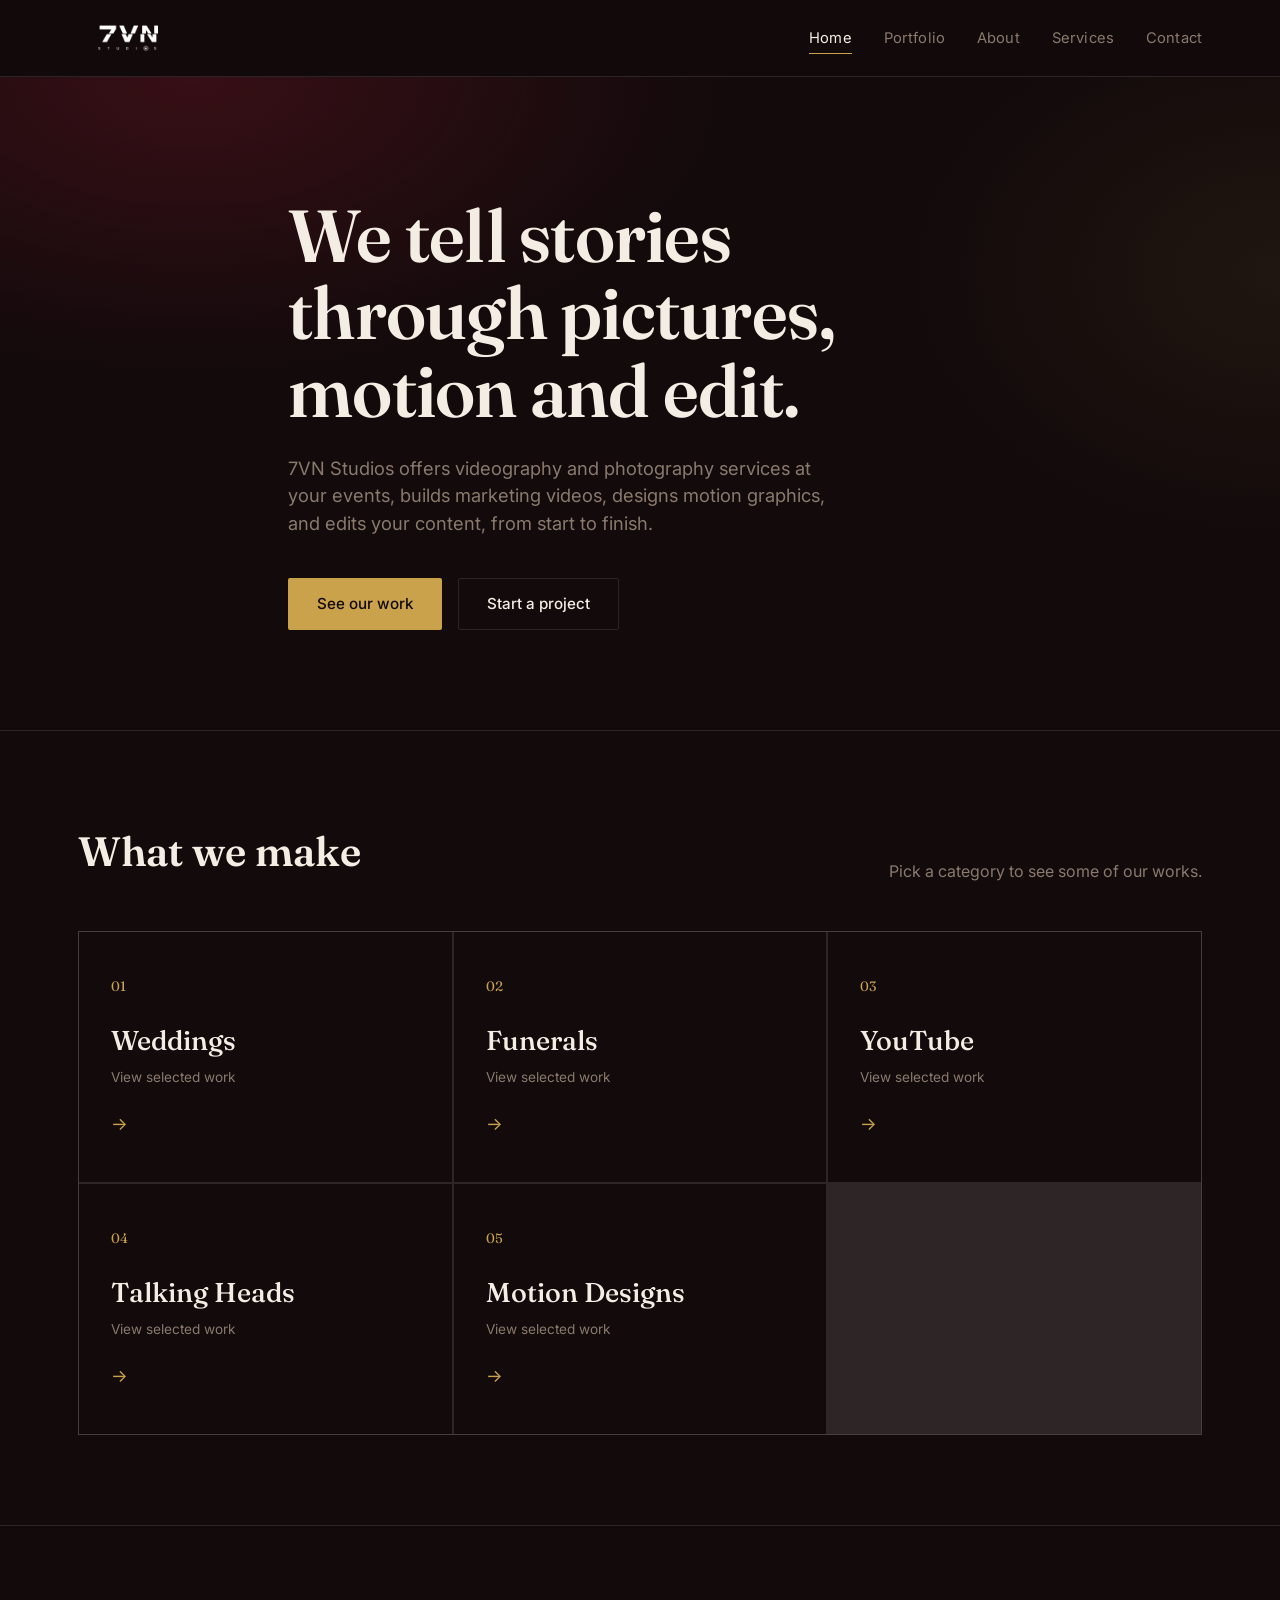
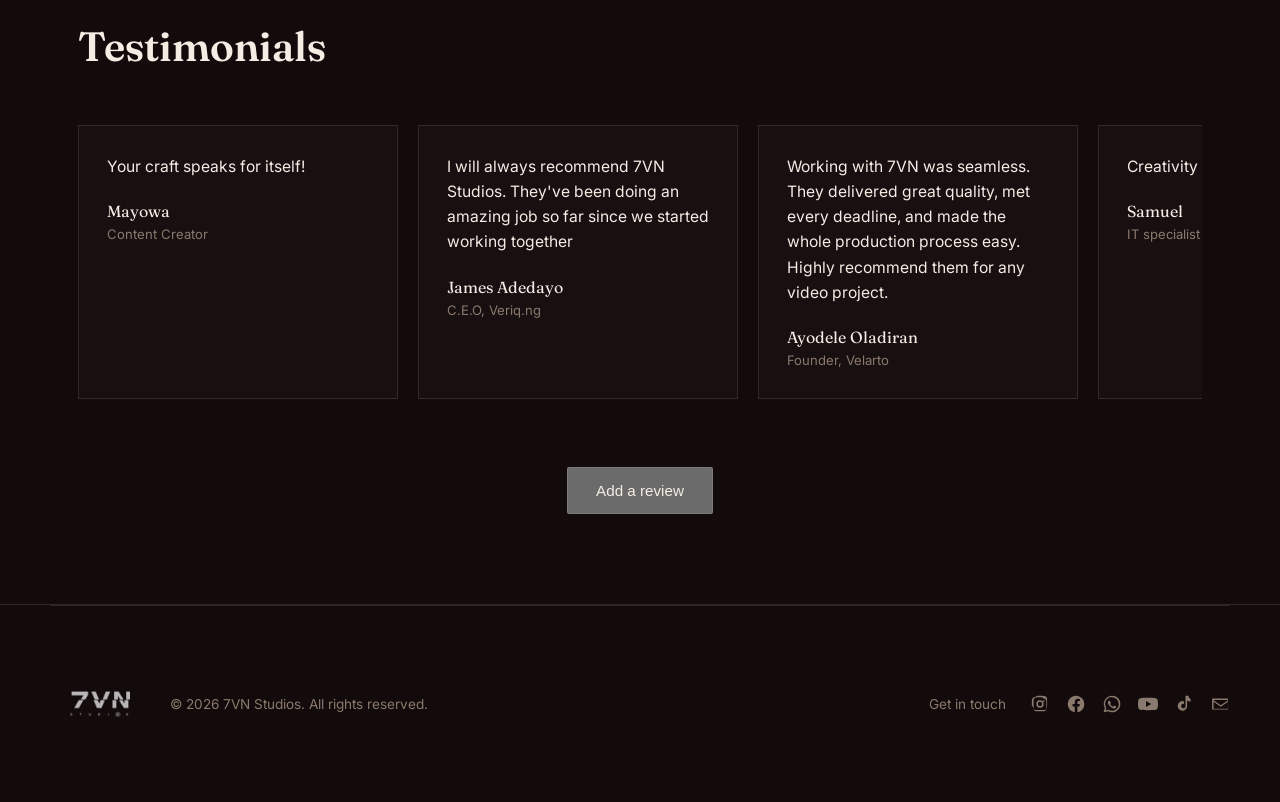
<file: index.html>
<!DOCTYPE html>
<html lang="en">
<head>
<meta charset="UTF-8">
<meta name="viewport" content="width=device-width, initial-scale=1.0">
<meta name="color-scheme" content="dark">
<title>7VN Studios | Film, Motion &amp; Brand Video</title>
<meta name="description" content="7VN Studios: event coverage, marketing videos, motion design and creator editing.">
<meta property="og:type" content="website">
<meta property="og:title" content="7VN Studios | Film, Motion & Brand Video">
<meta property="og:description" content="Event coverage, marketing videos, motion design and creator editing from 7VN Studios.">
<meta property="og:image" content="https://7vnstudios.com.ng/assets/og-image.png">
<meta property="og:url" content="https://7vnstudios.com.ng/">
<meta name="twitter:card" content="summary_large_image">
<meta name="twitter:title" content="7VN Studios | Film, Motion & Brand Video">
<meta name="twitter:description" content="Event coverage, marketing videos, motion design and creator editing from 7VN Studios.">
<meta name="twitter:image" content="https://7vnstudios.com.ng/assets/og-image.png">
<link rel="icon" type="image/png" sizes="32x32" href="/assets/favicon-32.png">
<link rel="icon" type="image/png" sizes="16x16" href="/assets/favicon-16.png">
<link rel="apple-touch-icon" sizes="180x180" href="/assets/favicon-180.png">
<link rel="shortcut icon" href="/assets/favicon.ico">
<link rel="stylesheet" href="/css/style.css">
</head>
<body data-page="/">

<header id="site-header" class="site-header"></header>

<main>
  <section class="hero">
    <div class="wrap hero-content">
      <h1>We tell stories through pictures, motion and edit.</h1>
      <p>7VN Studios offers videography and photography services at your events, builds marketing videos, designs motion graphics, and edits your content, from start to finish.</p>
      <div class="hero-actions">
        <a href="#work" class="btn btn-primary">See our work</a>
        <a href="/contact/" class="btn btn-outline">Start a project</a>
      </div>
    </div>
  </section>

  <section class="reel-section" id="work">
    <div class="wrap">
      <div class="section-head">
        <h2>What we make</h2>
        <p>Pick a category to see some of our works.</p>
      </div>
      <div class="category-grid" id="categoryGrid"></div>
    </div>
  </section>

  <section class="reel-section" id="reviews">
    <div class="wrap">
      <div class="section-head">
        <h2>Testimonials</h2>
      </div>
      <div class="reviews-row" id="reviewsRow"></div>
      <div class="more-cta">
        <button class="btn btn-outline" id="openReviewModal">Add a review</button>
      </div>
    </div>
  </section>
</main>

<div class="modal-overlay" id="reviewModalOverlay">
  <div class="modal-panel">
    <button class="modal-close" id="closeReviewModal" aria-label="Close">&times;</button>
    <h3 style="font-family:var(--serif); font-size:1.4rem; margin-bottom:20px;">Share your experience</h3>
    <div class="form-field">
      <label for="reviewName">Your name</label>
      <input id="reviewName" type="text">
    </div>
    <div class="form-field">
      <label for="reviewRole">Role or company (optional)</label>
      <input id="reviewRole" type="text">
    </div>
    <div class="form-field">
      <label for="reviewText">Your review</label>
      <textarea id="reviewText"></textarea>
    </div>
    <button class="btn btn-primary" id="submitReview" style="width:100%; justify-content:center;">Send review</button>
    <p class="status-msg" id="reviewSubmitStatus"></p>
    <p style="color:var(--muted); font-size:0.8rem; margin-top:14px;">We read every submission and publish the ones we feature on the site.</p>
  </div>
</div>

<footer id="site-footer"></footer>

<script src="/js/main.js"></script>
<script>
const REVIEWS_ENDPOINT = 'https://script.google.com/macros/s/AKfycbyD6hwncVlCxB-yXAJXrWZt1ozakaMKRij9JnCwiQBB2RL6yhJmyByYN_4_m5WQTzBX/exec';

function setStatus(el, msg, type) {
  el.textContent = msg;
  el.className = 'status-msg' + (type ? ' ' + type : '');
}

async function init() {
  const config = await loadJSON('/data/config.json');
  const grid = document.getElementById('categoryGrid');
  grid.innerHTML = config.categories.map((c, i) => `
    <a class="category-card${c.thumbnail ? ' has-thumb' : ''}" href="/work/?category=${c.slug}" ${c.thumbnail ? `style="--thumb-url: url('${c.thumbnail}');"` : ''}>
      <span class="num">0${i + 1}</span>
      <div>
        <h3>${c.name}</h3>
        <div class="count">View selected work</div>
        <div class="arrow">→</div>
      </div>
    </a>
  `).join('');
  initScrollReveal('.category-card');

  const reviews = await loadJSON('/data/reviews.json');
  const row = document.getElementById('reviewsRow');
  if (reviews.length === 0) {
    row.innerHTML = `<p style="color:var(--muted);">No reviews yet. Be the first to add one.</p>`;
  } else {
    row.innerHTML = reviews.map(r => `
      <div class="review-card">
        <p class="review-text">${r.text}</p>
        <div class="review-name">${r.name}</div>
        ${r.role ? `<div class="review-role">${r.role}</div>` : ''}
      </div>
    `).join('');
  }
  initScrollReveal('.review-card');

  const overlay = document.getElementById('reviewModalOverlay');
  const modalPanel = overlay.querySelector('.modal-panel');
  const mainEl = document.querySelector('main');
  const headerEl = document.getElementById('site-header');
  const footerEl = document.getElementById('site-footer');

  function openModal() {
    overlay.classList.add('open');
    document.body.style.overflow = 'hidden';
    // Prevent tabbing/clicking into the rest of the page while the modal is open.
    if (mainEl) mainEl.setAttribute('inert', '');
    if (headerEl) headerEl.setAttribute('inert', '');
    if (footerEl) footerEl.setAttribute('inert', '');
    document.getElementById('reviewName').focus();
  }

  function closeModal() {
    overlay.classList.remove('open');
    document.body.style.overflow = '';
    if (mainEl) mainEl.removeAttribute('inert');
    if (headerEl) headerEl.removeAttribute('inert');
    if (footerEl) footerEl.removeAttribute('inert');
    document.getElementById('openReviewModal').focus();
  }

  document.getElementById('openReviewModal').addEventListener('click', openModal);
  document.getElementById('closeReviewModal').addEventListener('click', closeModal);
  overlay.addEventListener('click', (e) => {
    if (e.target === overlay) closeModal();
  });
  document.addEventListener('keydown', (e) => {
    if (e.key === 'Escape' && overlay.classList.contains('open')) closeModal();
  });

  // Keep Tab focus cycling within the modal only, while it's open.
  modalPanel.addEventListener('keydown', (e) => {
    if (e.key !== 'Tab') return;
    const focusable = modalPanel.querySelectorAll('button, input, textarea, a[href]');
    const first = focusable[0];
    const last = focusable[focusable.length - 1];
    if (e.shiftKey && document.activeElement === first) {
      e.preventDefault();
      last.focus();
    } else if (!e.shiftKey && document.activeElement === last) {
      e.preventDefault();
      first.focus();
    }
  });

  document.getElementById('submitReview').addEventListener('click', async () => {
    const name = document.getElementById('reviewName').value.trim();
    const role = document.getElementById('reviewRole').value.trim();
    const text = document.getElementById('reviewText').value.trim();
    const status = document.getElementById('reviewSubmitStatus');
    if (!name || !text) {
      setStatus(status, 'Please add your name and a review before sending.', 'error');
      return;
    }

    setStatus(status, 'Sending…', '');
    try {
      const res = await fetch(REVIEWS_ENDPOINT, {
        method: 'POST',
        body: JSON.stringify({ action: 'submit', name, role, text }),
      });
      const data = await res.json();
      if (!data.ok) throw new Error(data.error || 'Something went wrong.');

      if (data.emailError) {
        setStatus(status, 'Review saved, but the email notification failed: ' + data.emailError, 'error');
      } else {
        setStatus(status, 'Thank you! Your review has been sent for approval.', 'success');
      }
      document.getElementById('reviewName').value = '';
      document.getElementById('reviewRole').value = '';
      document.getElementById('reviewText').value = '';
      if (!data.emailError) setTimeout(closeModal, 1800);
    } catch (e) {
      setStatus(status, 'Could not send right now. Please try again shortly.', 'error');
    }
  });
}
init();
</script>
</body>
</html>
</file>
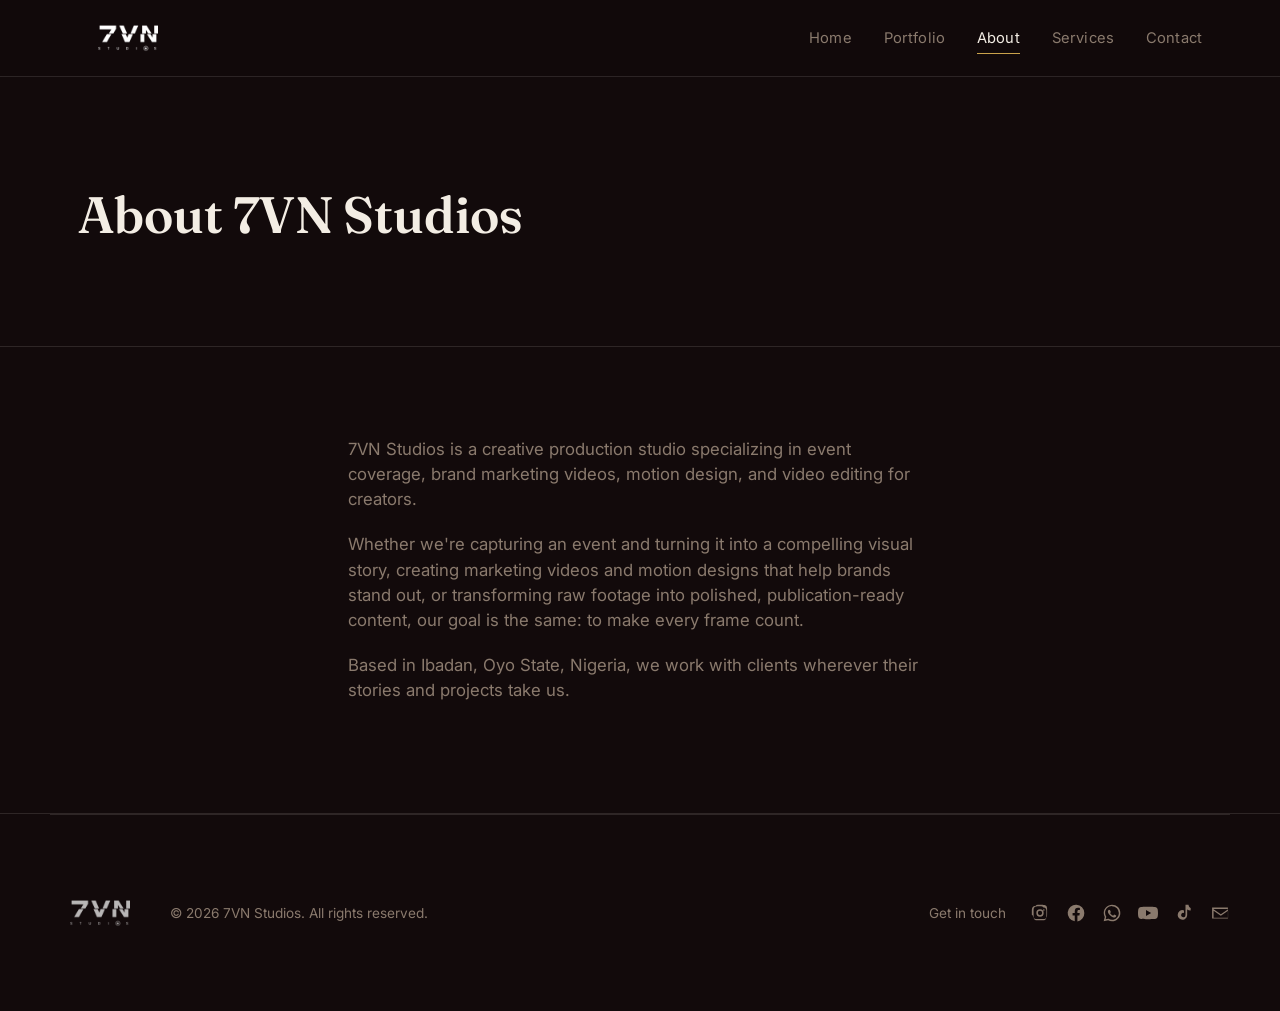
<file: about/index.html>
<!DOCTYPE html>
<html lang="en">
<head>
<meta charset="UTF-8">
<meta name="viewport" content="width=device-width, initial-scale=1.0">
<meta name="color-scheme" content="dark">
<title>About | 7VN Studios</title>
<meta property="og:type" content="website">
<meta property="og:title" content="About | 7VN Studios">
<meta property="og:description" content="Event coverage, marketing videos, motion design and creator editing from 7VN Studios.">
<meta property="og:image" content="https://7vnstudios.com.ng/assets/og-image.png">
<meta property="og:url" content="https://7vnstudios.com.ng/about/">
<meta name="twitter:card" content="summary_large_image">
<meta name="twitter:title" content="About | 7VN Studios">
<meta name="twitter:description" content="Event coverage, marketing videos, motion design and creator editing from 7VN Studios.">
<meta name="twitter:image" content="https://7vnstudios.com.ng/assets/og-image.png">
<link rel="icon" type="image/png" sizes="32x32" href="/assets/favicon-32.png">
<link rel="icon" type="image/png" sizes="16x16" href="/assets/favicon-16.png">
<link rel="apple-touch-icon" sizes="180x180" href="/assets/favicon-180.png">
<link rel="shortcut icon" href="/assets/favicon.ico">
<link rel="stylesheet" href="/css/style.css">
</head>
<body data-page="/about/">

<header id="site-header" class="site-header"></header>

<main>
  <section class="page-header">
    <div class="wrap">
      <h1 class="page-title">About 7VN Studios</h1>
    </div>
  </section>

  <section class="reel-section">
    <div class="wrap prose">
      <p>7VN Studios is a creative production studio specializing in event coverage, brand marketing videos, motion design, and video editing for creators.</p>
      <p>Whether we're capturing an event and turning it into a compelling visual story, creating marketing videos and motion designs that help brands stand out, or transforming raw footage into polished, publication-ready content, our goal is the same: to make every frame count.</p>
      <p>Based in Ibadan, Oyo State, Nigeria, we work with clients wherever their stories and projects take us.</p>
    </div>
  </section>
</main>

<footer id="site-footer"></footer>

<script src="/js/main.js"></script>
<script>
document.addEventListener('DOMContentLoaded', () => initScrollReveal('.prose p'));
</script>
</body>
</html>
</file>
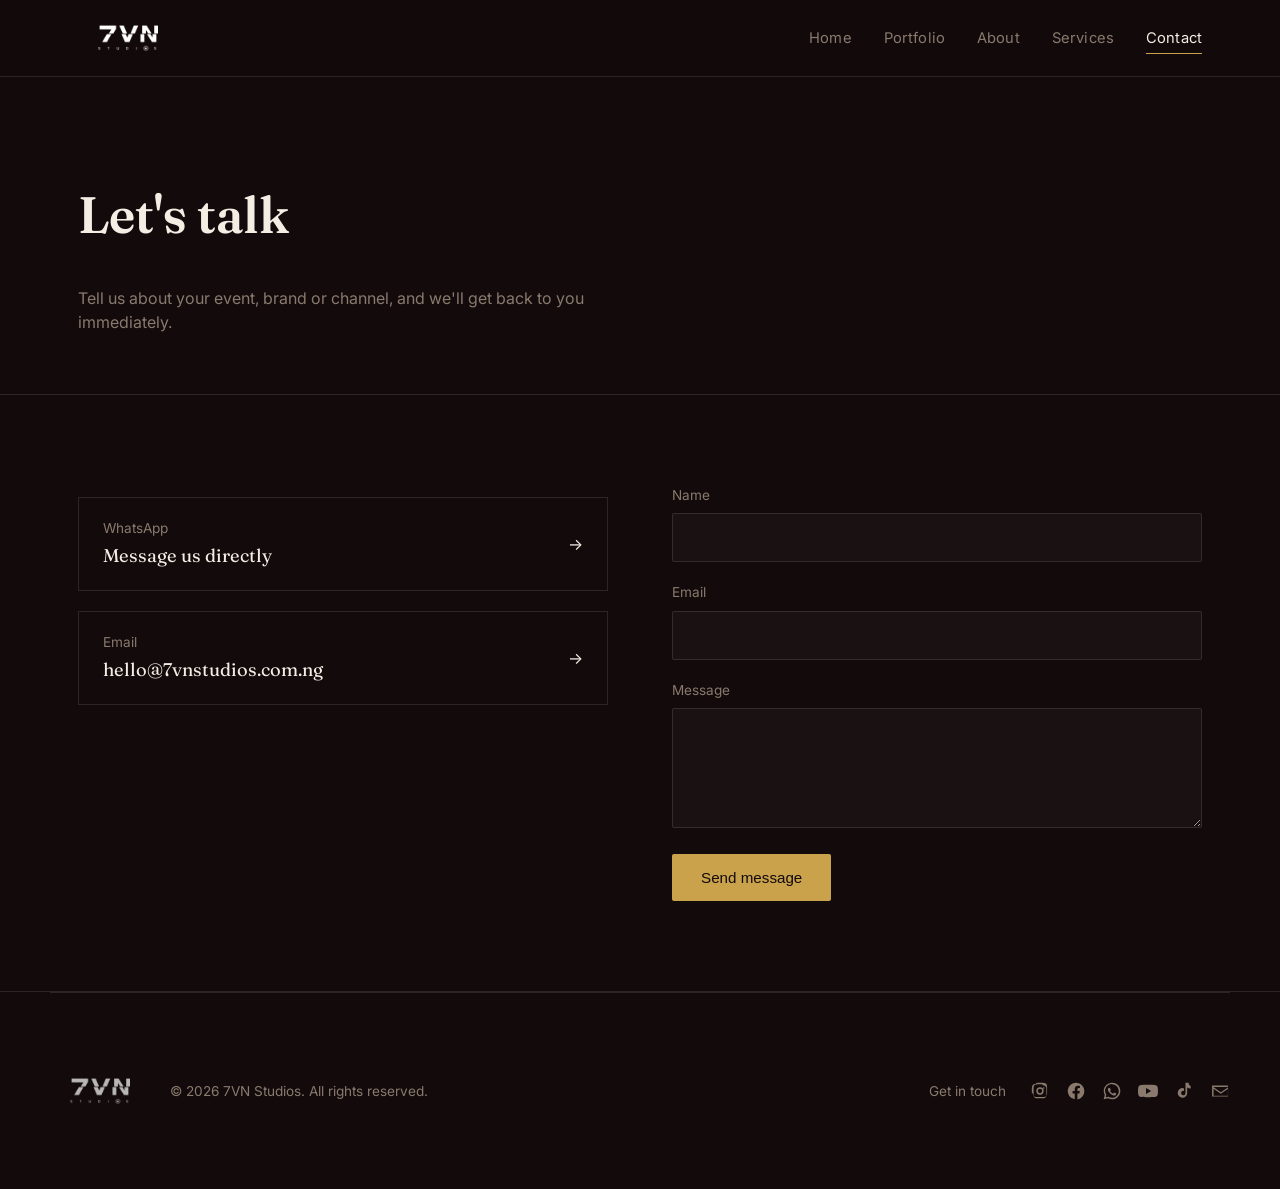
<file: contact/index.html>
<!DOCTYPE html>
<html lang="en">
<head>
<meta charset="UTF-8">
<meta name="viewport" content="width=device-width, initial-scale=1.0">
<meta name="color-scheme" content="dark">
<title>Contact | 7VN Studios</title>
<meta property="og:type" content="website">
<meta property="og:title" content="Contact | 7VN Studios">
<meta property="og:description" content="Get in touch with 7VN Studios for your next event, brand video or edit.">
<meta property="og:image" content="https://7vnstudios.com.ng/assets/og-image.png">
<meta property="og:url" content="https://7vnstudios.com.ng/contact/">
<meta name="twitter:card" content="summary_large_image">
<meta name="twitter:title" content="Contact | 7VN Studios">
<meta name="twitter:description" content="Get in touch with 7VN Studios for your next event, brand video or edit.">
<meta name="twitter:image" content="https://7vnstudios.com.ng/assets/og-image.png">
<link rel="icon" type="image/png" sizes="32x32" href="/assets/favicon-32.png">
<link rel="icon" type="image/png" sizes="16x16" href="/assets/favicon-16.png">
<link rel="apple-touch-icon" sizes="180x180" href="/assets/favicon-180.png">
<link rel="shortcut icon" href="/assets/favicon.ico">
<link rel="stylesheet" href="/css/style.css">
</head>
<body data-page="/contact/">

<header id="site-header" class="site-header"></header>

<main>
  <section class="page-header">
    <div class="wrap">
      <h1 class="page-title">Let's talk</h1>
      <p style="color:var(--muted); max-width:520px;">Tell us about your event, brand or channel, and we'll get back to you immediately.</p>
    </div>
  </section>

  <section class="reel-section">
    <div class="wrap contact-grid">
      <div>
        <div class="contact-methods" id="contactMethods"></div>
      </div>

      <form id="contactForm">
        <div class="form-field">
          <label for="name">Name</label>
          <input id="name" name="name" type="text" required>
        </div>
        <div class="form-field">
          <label for="email">Email</label>
          <input id="email" name="email" type="email" required>
        </div>
        <div class="form-field">
          <label for="message">Message</label>
          <textarea id="message" name="message" required></textarea>
        </div>
        <button type="submit" class="btn btn-primary">Send message</button>
      </form>
    </div>
  </section>
</main>

<footer id="site-footer"></footer>

<script src="/js/main.js"></script>
<script>
async function init() {
  const config = await loadJSON('/data/config.json');
  document.getElementById('contactMethods').innerHTML = `
    <a class="contact-method" href="${config.contact.whatsapp}" target="_blank" rel="noopener">
      <div>
        <div class="label">WhatsApp</div>
        <div class="value">Message us directly</div>
      </div>
      <span>→</span>
    </a>
    <a class="contact-method" href="mailto:${config.contact.email}">
      <div>
        <div class="label">Email</div>
        <div class="value">${config.contact.email}</div>
      </div>
      <span>→</span>
    </a>
  `;
  initScrollReveal('.contact-method');
  initScrollReveal('.form-field');

  document.getElementById('contactForm').addEventListener('submit', (e) => {
    e.preventDefault();
    const name = document.getElementById('name').value;
    const email = document.getElementById('email').value;
    const message = document.getElementById('message').value;
    const subject = encodeURIComponent(`New enquiry from ${name}`);
    const body = encodeURIComponent(`${message}\n\nFrom: ${name} (${email})`);
    window.location.href = `mailto:${config.contact.email}?subject=${subject}&body=${body}`;
  });
}
init();
</script>
</body>
</html>
</file>
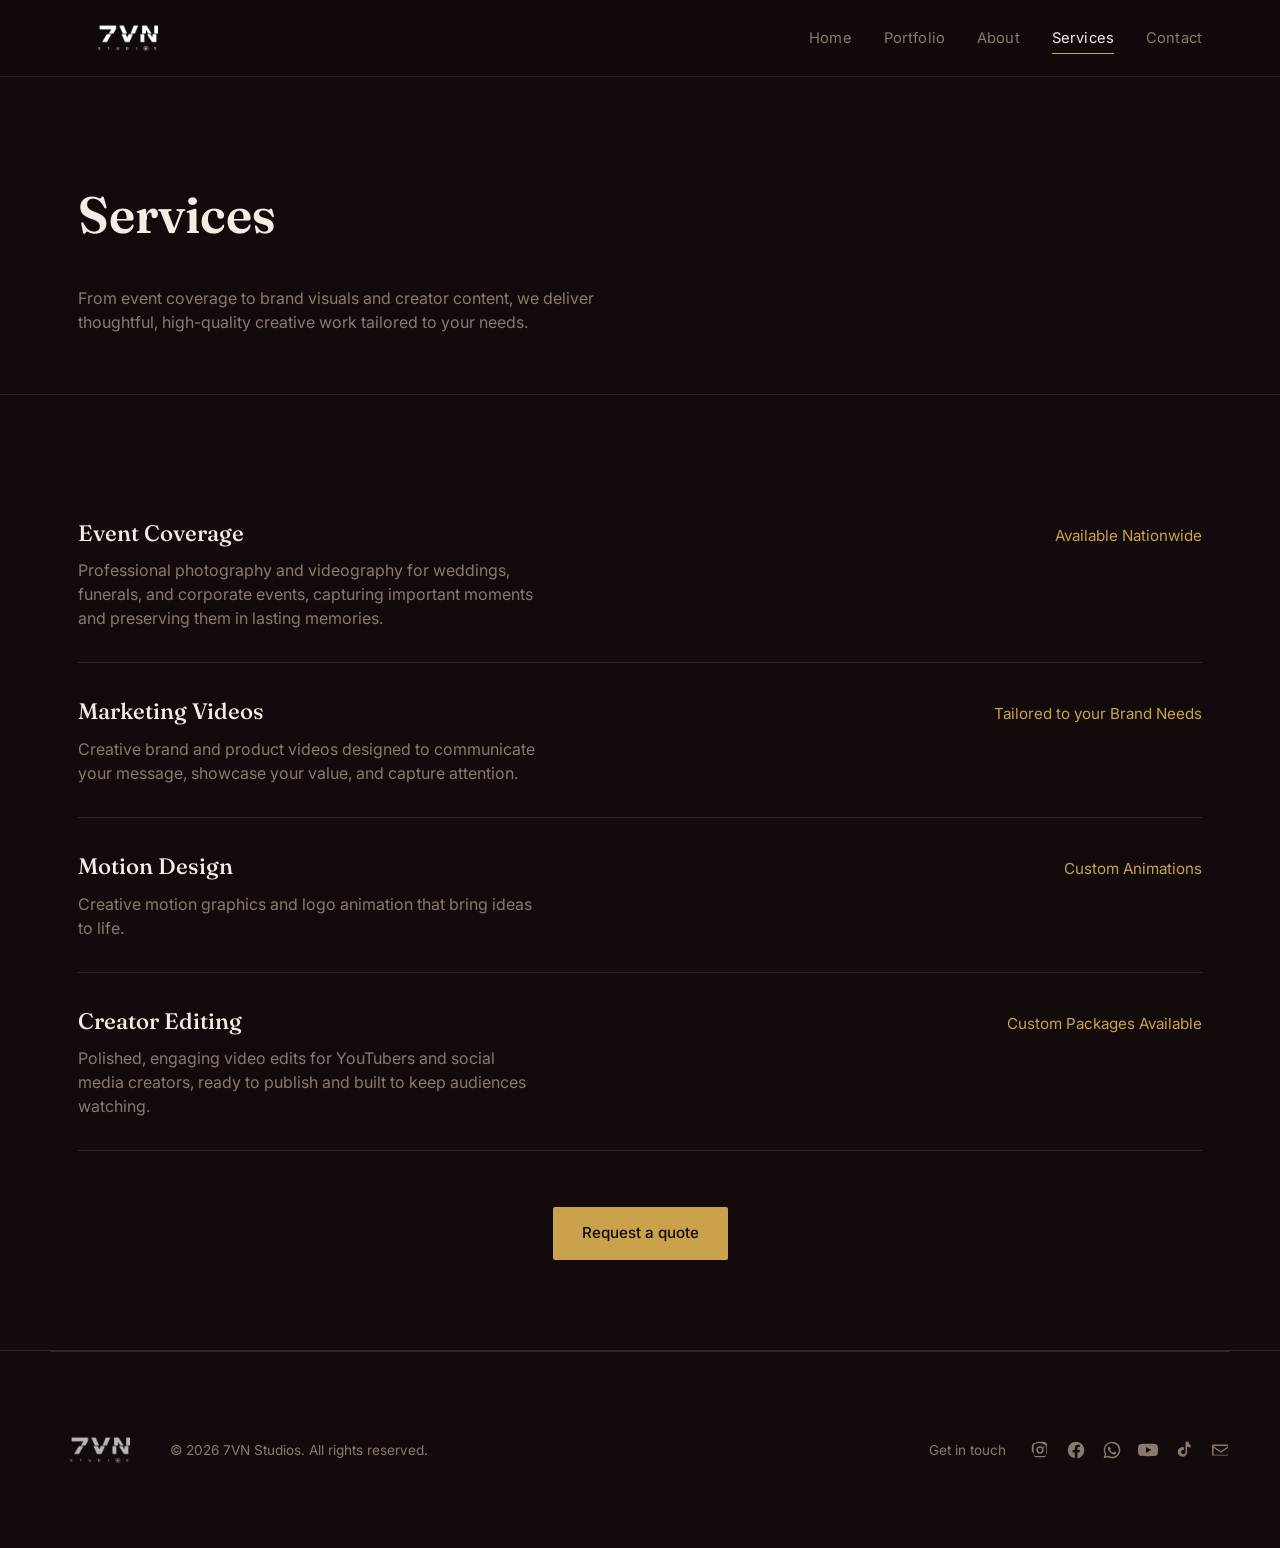
<file: services/index.html>
<!DOCTYPE html>
<html lang="en">
<head>
<meta charset="UTF-8">
<meta name="viewport" content="width=device-width, initial-scale=1.0">
<meta name="color-scheme" content="dark">
<title>Services | 7VN Studios</title>
<meta property="og:type" content="website">
<meta property="og:title" content="Services | 7VN Studios">
<meta property="og:description" content="Event coverage, marketing videos, motion design and creator editing from 7VN Studios.">
<meta property="og:image" content="https://7vnstudios.com.ng/assets/og-image.png">
<meta property="og:url" content="https://7vnstudios.com.ng/services/">
<meta name="twitter:card" content="summary_large_image">
<meta name="twitter:title" content="Services | 7VN Studios">
<meta name="twitter:description" content="Event coverage, marketing videos, motion design and creator editing from 7VN Studios.">
<meta name="twitter:image" content="https://7vnstudios.com.ng/assets/og-image.png">
<link rel="icon" type="image/png" sizes="32x32" href="/assets/favicon-32.png">
<link rel="icon" type="image/png" sizes="16x16" href="/assets/favicon-16.png">
<link rel="apple-touch-icon" sizes="180x180" href="/assets/favicon-180.png">
<link rel="shortcut icon" href="/assets/favicon.ico">
<link rel="stylesheet" href="/css/style.css">
</head>
<body data-page="/services/">

<header id="site-header" class="site-header"></header>

<main>
  <section class="page-header">
    <div class="wrap">
      <h1 class="page-title">Services</h1>
      <p style="color:var(--muted); max-width:520px;">From event coverage to brand visuals and creator content, we deliver thoughtful, high-quality creative work tailored to your needs.</p>
    </div>
  </section>

  <section class="reel-section">
    <div class="wrap">
      <div class="services-list" id="servicesList"></div>
      <div class="more-cta">
        <a href="/contact/" class="btn btn-primary">Request a quote</a>
      </div>
    </div>
  </section>
</main>

<footer id="site-footer"></footer>

<script src="/js/main.js"></script>
<script>
async function init() {
  const config = await loadJSON('/data/config.json');
  document.getElementById('servicesList').innerHTML = config.services.map(s => `
    <div class="service-row">
      <div>
        <h3>${s.name}</h3>
        <p>${s.description}</p>
      </div>
      <div class="price">${s.price}</div>
    </div>
  `).join('');
  initScrollReveal('.service-row');
}
init();
</script>
</body>
</html>
</file>
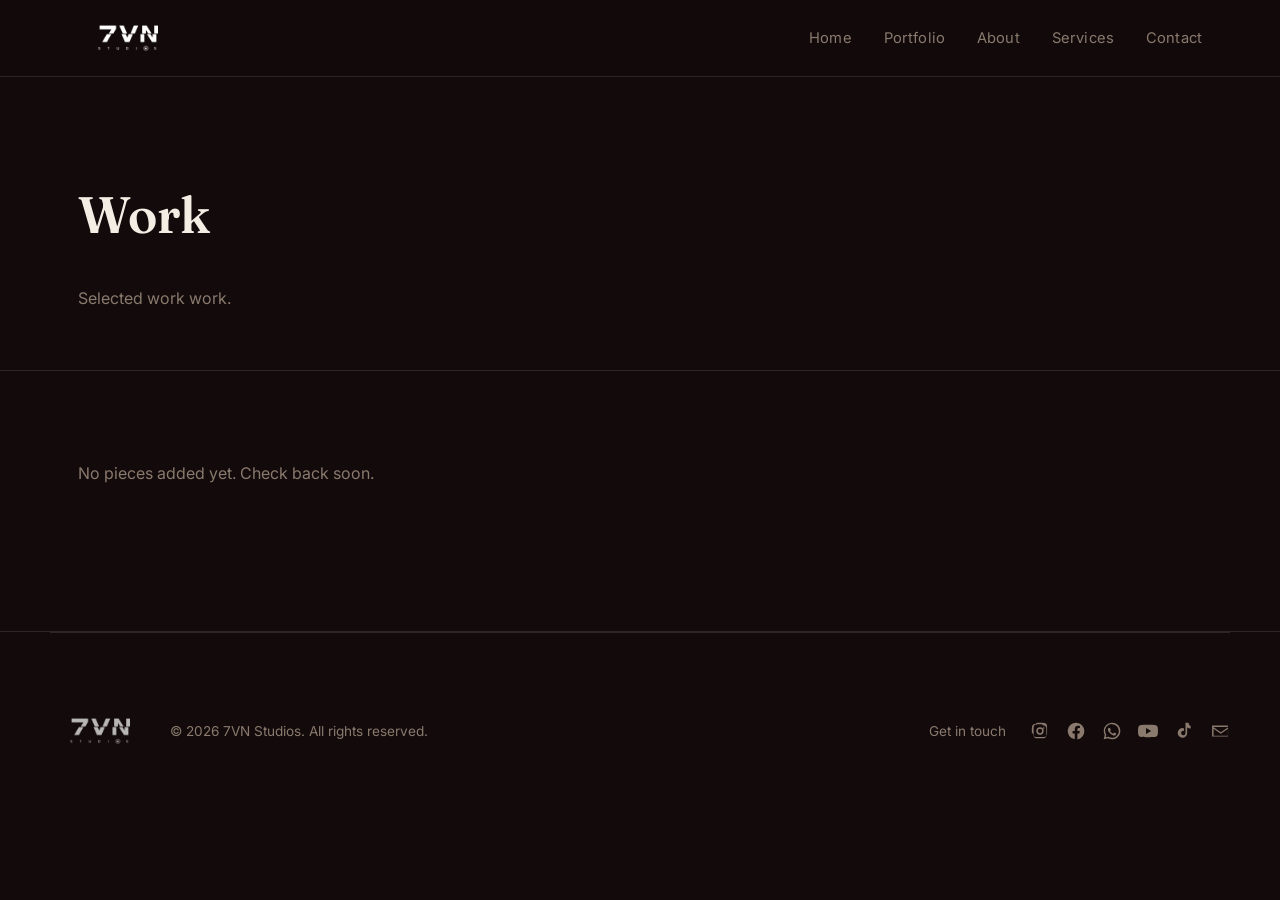
<file: work/index.html>
<!DOCTYPE html>
<html lang="en">
<head>
<meta charset="UTF-8">
<meta name="viewport" content="width=device-width, initial-scale=1.0">
<meta name="color-scheme" content="dark">
<title id="pageTitle">Work | 7VN Studios</title>
<meta property="og:type" content="website">
<meta property="og:title" content="Work | 7VN Studios">
<meta property="og:description" content="Selected work from 7VN Studios.">
<meta property="og:image" content="https://7vnstudios.com.ng/assets/og-image.png">
<meta property="og:url" content="https://7vnstudios.com.ng/work/">
<meta name="twitter:card" content="summary_large_image">
<meta name="twitter:title" content="Work | 7VN Studios">
<meta name="twitter:description" content="Selected work from 7VN Studios.">
<meta name="twitter:image" content="https://7vnstudios.com.ng/assets/og-image.png">
<link rel="icon" type="image/png" sizes="32x32" href="/assets/favicon-32.png">
<link rel="icon" type="image/png" sizes="16x16" href="/assets/favicon-16.png">
<link rel="apple-touch-icon" sizes="180x180" href="/assets/favicon-180.png">
<link rel="shortcut icon" href="/assets/favicon.ico">
<link rel="stylesheet" href="/css/style.css">
</head>
<body>

<header id="site-header" class="site-header"></header>

<main>
  <section class="page-header">
    <div class="wrap">
      <h1 class="page-title" id="categoryTitle">Work</h1>
      <p style="color:var(--muted);" id="categoryIntro"></p>
    </div>
  </section>

  <section class="reel-section">
    <div class="wrap">
      <div class="work-grid" id="workGrid"></div>
      <div class="more-cta" id="moreCta"></div>
    </div>
  </section>
</main>

<footer id="site-footer"></footer>

<script src="/js/main.js"></script>
<script>
async function init() {
  function getYouTubeId(url) {
    const m = url.match(/youtube\.com\/embed\/([a-zA-Z0-9_-]{6,})/);
    return m ? m[1] : null;
  }

  const params = new URLSearchParams(window.location.search);
  const slug = params.get('category') || '';

  const [config, works] = await Promise.all([
    loadJSON('/data/config.json'),
    loadJSON('/data/works.json'),
  ]);

  const cat = config.categories.find(c => c.slug === slug);
  const catName = cat ? cat.name : 'Work';

  document.title = `${catName} | 7VN Studios`;
  document.getElementById('categoryTitle').textContent = catName;
  document.getElementById('categoryIntro').textContent = `Selected ${catName.toLowerCase()} work.`;

  const items = works.filter(w => w.category === catName).slice(0, 5);
  const grid = document.getElementById('workGrid');

  if (items.length === 0) {
    grid.innerHTML = `<p style="color:var(--muted);">No pieces added yet. Check back soon.</p>`;
  } else {
    const thumbCache = {};

    function facadeInner(w, ytId) {
      const src = resolveAssetPath(w.thumbnail) || thumbCache[ytId] || (ytId ? `https://img.youtube.com/vi/${ytId}/hqdefault.jpg` : '');
      const trackAttr = (!w.thumbnail && ytId) ? `data-yt-id="${ytId}" class="yt-thumb-img"` : '';
      return `<img src="${src}" alt="${w.title}" loading="lazy" ${trackAttr}>
        <button class="play-btn" aria-label="Play ${w.title}">
          <svg viewBox="0 0 24 24" width="26" height="26" fill="currentColor"><path d="M8 5v14l11-7z"/></svg>
        </button>`;
    }

    function playerInner(url) {
      const sep = url.includes('?') ? '&' : '?';
      return `<iframe src="${url}${sep}autoplay=1&rel=0" title="Video" allow="autoplay; encrypted-media" allowfullscreen></iframe>`;
    }

    grid.innerHTML = items.map((w, i) => {
      const ytId = getYouTubeId(w.videoUrl);
      const canFacade = ytId || w.thumbnail;
      const thumbHtml = canFacade
        ? `<div class="thumb yt-facade" data-embed-url="${w.videoUrl}" data-index="${i}">${facadeInner(w, ytId)}</div>`
        : `<div class="thumb"><iframe src="${w.videoUrl}" title="${w.title}" allowfullscreen loading="lazy"></iframe></div>`;

      return `
      <div class="work-card">
        ${thumbHtml}
        <div class="info">
          <h3>${w.title}</h3>
          <p>${w.description || ''}</p>
        </div>
      </div>
    `;
    }).join('');
    initScrollReveal('.work-card');

    // Click-to-play: swap the thumbnail facade for a real iframe, and stop
    // any other video that's currently playing so only one plays at a time.
    grid.querySelectorAll('.yt-facade').forEach(facade => {
      facade.addEventListener('click', () => {
        if (facade.classList.contains('playing')) return;

        grid.querySelectorAll('.thumb.playing').forEach(playing => {
          if (playing === facade) return;
          const idx = playing.getAttribute('data-index');
          const w = items[idx];
          const ytId = getYouTubeId(w.videoUrl);
          playing.innerHTML = facadeInner(w, ytId);
          playing.classList.remove('playing');
        });

        const url = facade.getAttribute('data-embed-url');
        facade.innerHTML = playerInner(url);
        facade.classList.add('playing');
      });
    });

    // The static img.youtube.com URLs are sometimes a stale/auto-picked frame
    // instead of the real thumbnail. Fetch the actual current one from
    // YouTube's own oEmbed data and swap it in once it loads.
    grid.querySelectorAll('.yt-thumb-img').forEach(async img => {
      const ytId = img.getAttribute('data-yt-id');
      try {
        const res = await fetch(`https://www.youtube.com/oembed?url=https://www.youtube.com/watch?v=${ytId}&format=json`);
        if (res.ok) {
          const data = await res.json();
          if (data.thumbnail_url) {
            thumbCache[ytId] = data.thumbnail_url;
            img.src = data.thumbnail_url;
          }
        }
      } catch (e) {
        // Network/CORS issue: keep the fallback img.youtube.com thumbnail already showing.
      }
    });
  }

  if (cat && cat.driveUrl) {
    document.getElementById('moreCta').innerHTML = `
      <a href="${cat.driveUrl}" target="_blank" rel="noopener" class="btn btn-outline">See more on Google Drive</a>
    `;
  }
}
init();
</script>
</body>
</html>
</file>
<file: css/style.css>
@import url('https://fonts.googleapis.com/css2?family=Fraunces:opsz,wght@9..144,400;9..144,500;9..144,600;9..144,700&family=Inter:wght@400;500;600&display=swap');

:root {
  --black: #120A0B;
  --maroon: #5C1420;
  --maroon-deep: #3A0D15;
  --gold: #C9A24B;
  --cream: #F3EDE4;
  --muted: #8A7A6D;
  --border: rgba(243, 237, 228, 0.12);
  --serif: 'Fraunces', serif;
  --sans: 'Inter', sans-serif;
}

:root {
  color-scheme: dark;
}

* { box-sizing: border-box; margin: 0; padding: 0; }

html { scroll-behavior: smooth; }

body {
  background: var(--black);
  color: var(--cream);
  font-family: var(--sans);
  line-height: 1.5;
  -webkit-font-smoothing: antialiased;
  scrollbar-width: none; /* Firefox */
  -ms-overflow-style: none; /* old Edge/IE */
}

body::-webkit-scrollbar {
  display: none; /* Chrome, Safari, newer Edge */
}

a { color: inherit; text-decoration: none; }

img { max-width: 100%; display: block; }

@media (prefers-reduced-motion: reduce) {
  * { animation: none !important; transition: none !important; }
  html { scroll-behavior: auto; }
}

/* Focus visibility */
a:focus-visible, button:focus-visible, input:focus-visible, textarea:focus-visible {
  outline: 2px solid var(--gold);
  outline-offset: 3px;
}

.wrap {
  max-width: 1180px;
  margin: 0 auto;
  padding: 0 28px;
}

/* Header */
.site-header {
  position: sticky;
  top: 0;
  z-index: 50;
  background: rgba(18, 10, 11, 0.88);
  backdrop-filter: blur(10px);
  border-bottom: 1px solid var(--border);
}

.site-header .wrap {
  display: flex;
  align-items: center;
  justify-content: space-between;
  height: 76px;
}

.brand img { height: 100px; width: auto; }

.nav-links {
  display: flex;
  gap: 32px;
  list-style: none;
  font-size: 0.92rem;
  letter-spacing: 0.01em;
}

.nav-links a {
  color: var(--muted);
  transition: color 0.2s ease;
  padding: 6px 0;
  border-bottom: 1px solid transparent;
}

.nav-links a:hover, .nav-links a.active {
  color: var(--cream);
  border-bottom-color: var(--gold);
}

.nav-toggle {
  display: none;
  background: none;
  border: 1px solid var(--border);
  border-radius: 4px;
  color: var(--cream);
  padding: 8px 12px;
  font-size: 1.2rem;
}

@media (max-width: 760px) {
  .nav-toggle { display: block; }
  .nav-links {
    position: absolute;
    top: 76px; left: 0; right: 0;
    background: var(--black);
    border-bottom: 1px solid var(--border);
    flex-direction: column;
    gap: 0;
    display: none;
    padding: 8px 28px 20px;
  }
  .nav-links.open { display: flex; }
  .nav-links a { display: block; padding: 12px 0; border-bottom: 1px solid var(--border); }
}

/* Hero */
.hero {
  position: relative;
  padding: 120px 0 100px;
  overflow: hidden;
  border-bottom: 1px solid var(--border);
}

@media (max-width: 760px) {
  .hero {
    min-height: 100svh;
    display: flex;
    align-items: center;
    padding: 100px 0;
  }
}

.hero::before {
  content: '';
  position: absolute;
  inset: 0;
  background:
    radial-gradient(ellipse 900px 500px at 15% 0%, rgba(92, 20, 32, 0.5), transparent 60%),
    radial-gradient(ellipse 700px 500px at 100% 30%, rgba(201, 162, 75, 0.08), transparent 55%);
  pointer-events: none;
}

.hero-content { position: relative; max-width: 760px; }

@keyframes fadeInUp {
  from { opacity: 0; transform: translateY(22px); }
  to { opacity: 1; transform: translateY(0); }
}

.hero-content h1,
.hero-content p,
.hero-content .hero-actions {
  opacity: 0;
  animation: fadeInUp 0.8s cubic-bezier(0.16, 1, 0.3, 1) forwards;
}

.hero-content h1 { animation-delay: 0.05s; }
.hero-content p { animation-delay: 0.2s; }
.hero-content .hero-actions { animation-delay: 0.35s; }

@media (prefers-reduced-motion: reduce) {
  .hero-content h1, .hero-content p, .hero-content .hero-actions {
    opacity: 1;
    animation: none;
  }
}

.eyebrow-mark {
  display: inline-flex;
  align-items: center;
  gap: 10px;
  color: var(--gold);
  font-size: 0.85rem;
  margin-bottom: 28px;
}

.eyebrow-mark::before {
  content: '';
  width: 28px;
  height: 1px;
  background: var(--gold);
}

.hero h1 {
  font-family: var(--serif);
  font-weight: 600;
  font-size: clamp(2.6rem, 6vw, 4.6rem);
  line-height: 1.05;
  letter-spacing: -0.01em;
}

.hero p {
  margin-top: 26px;
  font-size: 1.15rem;
  color: var(--muted);
  max-width: 540px;
}

.hero-actions { margin-top: 40px; display: flex; gap: 16px; flex-wrap: wrap; }

.btn {
  display: inline-flex;
  align-items: center;
  gap: 8px;
  padding: 14px 28px;
  border-radius: 2px;
  font-size: 0.95rem;
  font-weight: 500;
  transition: all 0.2s ease;
  border: 1px solid transparent;
}

.btn-primary { background: var(--gold); color: var(--black); }
.btn-primary:hover { background: #dab661; }

.btn-outline { border-color: var(--border); color: var(--cream); }
.btn-outline:hover { border-color: var(--gold); color: var(--gold); }

/* Category grid: editorial, asymmetric, not identical SaaS cards */
.reel-section { padding: 90px 0; border-bottom: 1px solid var(--border); }

.section-head {
  display: flex;
  justify-content: space-between;
  align-items: flex-end;
  margin-bottom: 48px;
  gap: 20px;
  flex-wrap: wrap;
}

.section-head h2 {
  font-family: var(--serif);
  font-weight: 600;
  font-size: clamp(1.8rem, 3.2vw, 2.6rem);
}

.section-head p { color: var(--muted); max-width: 420px; }

.category-grid {
  display: grid;
  grid-template-columns: repeat(3, 1fr);
  gap: 2px;
  background: var(--border);
  border: 1px solid var(--border);
}

.category-card {
  grid-column: span 1;
  background: var(--black);
  padding: 44px 32px;
  position: relative;
  transition: background 0.25s ease, transform 0.3s ease;
  min-height: 220px;
  display: flex;
  flex-direction: column;
  justify-content: space-between;
}

.category-card:hover { background: var(--maroon-deep); transform: translateY(-4px); }

/* Scroll-reveal: elements fade/rise in as they enter the viewport */
.reveal {
  opacity: 0;
  transform: translateY(28px);
  transition: opacity 0.7s cubic-bezier(0.16, 1, 0.3, 1), transform 0.7s cubic-bezier(0.16, 1, 0.3, 1);
}

.reveal.in-view {
  opacity: 1;
  transform: translateY(0);
}

.category-card.has-thumb {
  overflow: hidden;
}

.category-card.has-thumb::before {
  content: '';
  position: absolute;
  inset: -10px;
  background-image: var(--thumb-url);
  background-size: cover;
  background-position: center;
  filter: blur(6px);
  transform: scale(1.08);
  transition: filter 0.25s ease;
}

.category-card.has-thumb::after {
  content: '';
  position: absolute;
  inset: 0;
  background: linear-gradient(180deg, rgba(18,10,11,0.55) 0%, rgba(18,10,11,0.85) 100%);
  transition: background 0.25s ease;
}

.category-card.has-thumb:hover::after {
  background: linear-gradient(180deg, rgba(92,20,32,0.55) 0%, rgba(18,10,11,0.88) 100%);
}

.category-card .num,
.category-card > div {
  position: relative;
  z-index: 1;
}

.category-card .num {
  font-family: var(--serif);
  color: var(--gold);
  font-size: 0.85rem;
}

.category-card h3 {
  font-family: var(--serif);
  font-size: 1.7rem;
  font-weight: 500;
  margin-top: 24px;
}

.category-card .count { color: var(--muted); font-size: 0.85rem; margin-top: 6px; }

.category-card .arrow {
  margin-top: 24px;
  color: var(--gold);
  font-size: 1.1rem;
  transition: transform 0.2s ease;
}

.category-card:hover .arrow { transform: translateX(6px); }

@media (max-width: 760px) {
  .category-grid { grid-template-columns: 1fr; }
}

/* Work grid (category detail pages) */
.work-grid {
  display: grid;
  grid-template-columns: repeat(auto-fill, minmax(300px, 1fr));
  gap: 28px;
}

.work-card {
  border: 1px solid var(--border);
  background: rgba(243, 237, 228, 0.02);
  transition: transform 0.3s ease, border-color 0.3s ease;
}

.work-card:hover {
  transform: translateY(-4px);
  border-color: var(--gold);
}

.work-card .thumb {
  aspect-ratio: 16 / 9;
  background: var(--maroon-deep);
  position: relative;
  overflow: hidden;
}

.work-card .thumb iframe,
.work-card .thumb img {
  width: 100%; height: 100%; object-fit: cover; border: 0;
}

.yt-facade {
  position: relative;
  cursor: pointer;
}

.play-btn {
  position: absolute;
  top: 50%;
  left: 50%;
  transform: translate(-50%, -50%);
  width: 60px;
  height: 60px;
  border-radius: 50%;
  background: rgba(18, 10, 11, 0.75);
  border: 1px solid var(--gold);
  color: var(--gold);
  display: flex;
  align-items: center;
  justify-content: center;
  transition: background 0.2s ease, transform 0.2s ease;
}

.yt-facade:hover .play-btn {
  background: var(--gold);
  color: var(--black);
  transform: translate(-50%, -50%) scale(1.08);
}

.work-card .info { padding: 20px; }
.work-card h3 { font-family: var(--serif); font-size: 1.1rem; font-weight: 500; }
.work-card p { color: var(--muted); font-size: 0.9rem; margin-top: 8px; }

.more-cta { margin-top: 56px; text-align: center; }

/* About / Services */
.prose { max-width: 640px; }
.prose p { color: var(--muted); font-size: 1.05rem; margin-bottom: 20px; }
.prose h1, .page-title {
  font-family: var(--serif);
  font-weight: 600;
  font-size: clamp(2.2rem, 5vw, 3.2rem);
  margin-bottom: 32px;
}

.page-header { padding: 100px 0 60px; border-bottom: 1px solid var(--border); }

.services-list { display: flex; flex-direction: column; }

.service-row {
  display: flex;
  justify-content: space-between;
  align-items: baseline;
  padding: 32px 0;
  border-bottom: 1px solid var(--border);
  gap: 24px;
  flex-wrap: wrap;
  transition: padding-left 0.3s ease;
}

.service-row:hover { padding-left: 8px; }

.service-row h3 { font-family: var(--serif); font-size: 1.4rem; font-weight: 500; }
.service-row p { color: var(--muted); margin-top: 8px; max-width: 460px; }
.service-row .price { color: var(--gold); font-size: 0.95rem; white-space: nowrap; }

/* Reviews */
.reviews-row {
  display: flex;
  gap: 20px;
  overflow-x: auto;
  scroll-snap-type: x mandatory;
  padding-bottom: 12px;
}

.reviews-row::-webkit-scrollbar { height: 6px; }
.reviews-row::-webkit-scrollbar-thumb { background: var(--border); border-radius: 3px; }

.review-card {
  flex: 0 0 auto;
  width: 320px;
  scroll-snap-align: start;
  border: 1px solid var(--border);
  background: rgba(243, 237, 228, 0.02);
  padding: 28px;
  transition: transform 0.3s ease, border-color 0.3s ease;
}

.review-card:hover {
  transform: translateY(-4px);
  border-color: var(--gold);
}

.review-text {
  color: var(--cream);
  font-size: 0.98rem;
  line-height: 1.6;
  margin-bottom: 20px;
}

.review-name { font-family: var(--serif); font-size: 1rem; }
.review-role { color: var(--muted); font-size: 0.82rem; margin-top: 2px; }

/* Add-review modal */
.modal-overlay {
  position: fixed;
  inset: 0;
  background: rgba(0, 0, 0, 0.7);
  display: none;
  align-items: center;
  justify-content: center;
  z-index: 100;
  padding: 20px;
}

.modal-overlay.open { display: flex; }

.modal-panel {
  position: relative;
  background: var(--black);
  border: 1px solid var(--border);
  max-width: 440px;
  width: 100%;
  padding: 32px;
  max-height: 90vh;
  overflow-y: auto;
}

.modal-close {
  position: absolute;
  top: 16px;
  right: 16px;
  background: none;
  border: none;
  color: var(--muted);
  font-size: 1.6rem;
  line-height: 1;
  cursor: pointer;
}
.modal-close:hover { color: var(--gold); }
.contact-grid {
  display: grid;
  grid-template-columns: 1fr 1fr;
  gap: 64px;
}

@media (max-width: 760px) {
  .contact-grid { grid-template-columns: 1fr; gap: 40px; }
}

.contact-methods { display: flex; flex-direction: column; gap: 20px; margin-top: 12px; }

.contact-method {
  display: flex;
  align-items: center;
  justify-content: space-between;
  padding: 20px 24px;
  border: 1px solid var(--border);
  transition: border-color 0.2s ease;
}

.contact-method:hover { border-color: var(--gold); }
.contact-method .label { color: var(--muted); font-size: 0.85rem; }
.contact-method .value { font-family: var(--serif); font-size: 1.15rem; margin-top: 4px; }

.form-field { margin-bottom: 20px; }
.form-field label { display: block; font-size: 0.85rem; color: var(--muted); margin-bottom: 8px; }
.form-field input, .form-field textarea {
  width: 100%;
  background: rgba(243, 237, 228, 0.03);
  border: 1px solid var(--border);
  color: var(--cream);
  padding: 14px 16px;
  font-family: var(--sans);
  font-size: 0.95rem;
  border-radius: 2px;
}
.form-field textarea { resize: vertical; min-height: 120px; }
.form-field input:focus, .form-field textarea:focus { border-color: var(--gold); }

/* Footer */
.site-footer {
  padding: 48px 0;
  border-top: 1px solid var(--border);
  display: flex;
  justify-content: space-between;
  align-items: center;
  flex-wrap: wrap;
  gap: 24px;
  color: var(--muted);
  font-size: 0.85rem;
}

.footer-brand {
  display: flex;
  align-items: center;
  gap: 20px;
  flex-wrap: wrap;
}

.site-footer img { height: 100px; opacity: 0.7; }

.footer-links {
  display: flex;
  align-items: center;
  gap: 24px;
  flex-wrap: wrap;
}

.footer-links a:hover { color: var(--gold); }

.social-icons {
  display: flex;
  align-items: center;
  gap: 16px;
}

.social-icon {
  color: var(--muted);
  display: inline-flex;
  transition: color 0.2s ease;
}

.social-icon:hover { color: var(--gold); }

@media (max-width: 760px) {
  .site-footer {
    flex-direction: column;
    align-items: center;
    text-align: center;
    gap: 24px;
    padding-bottom: calc(40px + env(safe-area-inset-bottom));
  }
  .footer-brand {
    flex-direction: column;
    gap: 12px;
  }
  .site-footer img { height: 52px; }
  .footer-links {
    width: 100%;
    flex-direction: column;
    gap: 16px;
  }
}

/* Admin */
.admin-lock { max-width: 420px; margin: 140px auto; text-align: center; }
.admin-table { width: 100%; border-collapse: collapse; margin-top: 24px; font-size: 0.9rem; }
.admin-table th, .admin-table td { text-align: left; padding: 12px; border-bottom: 1px solid var(--border); }
.admin-table th { color: var(--muted); font-weight: 500; font-size: 0.8rem; text-transform: uppercase; letter-spacing: 0.04em; }
.btn-small { padding: 8px 14px; font-size: 0.82rem; }
.admin-table td:first-child .btn-small { padding: 6px 10px; margin-right: 6px; }
.admin-table td:last-child .btn-small { margin-right: 8px; }
.btn-small:disabled { opacity: 0.3; cursor: not-allowed; }
.btn-small:disabled:hover { border-color: var(--border); color: var(--cream); }
.btn-danger { color: #d4756b; border-color: rgba(212,117,107,0.4); }
.btn-danger:hover { background: rgba(212,117,107,0.1); border-color: #d4756b; }
.status-msg { margin-top: 16px; font-size: 0.9rem; }
.status-msg.error { color: #d4756b; }
.status-msg.success { color: #7fbf7f; }

select {
  width: 100%;
  background: rgba(243, 237, 228, 0.03);
  border: 1px solid var(--border);
  color: var(--cream);
  padding: 14px 16px;
  font-family: var(--sans);
  font-size: 0.95rem;
}
</file>
